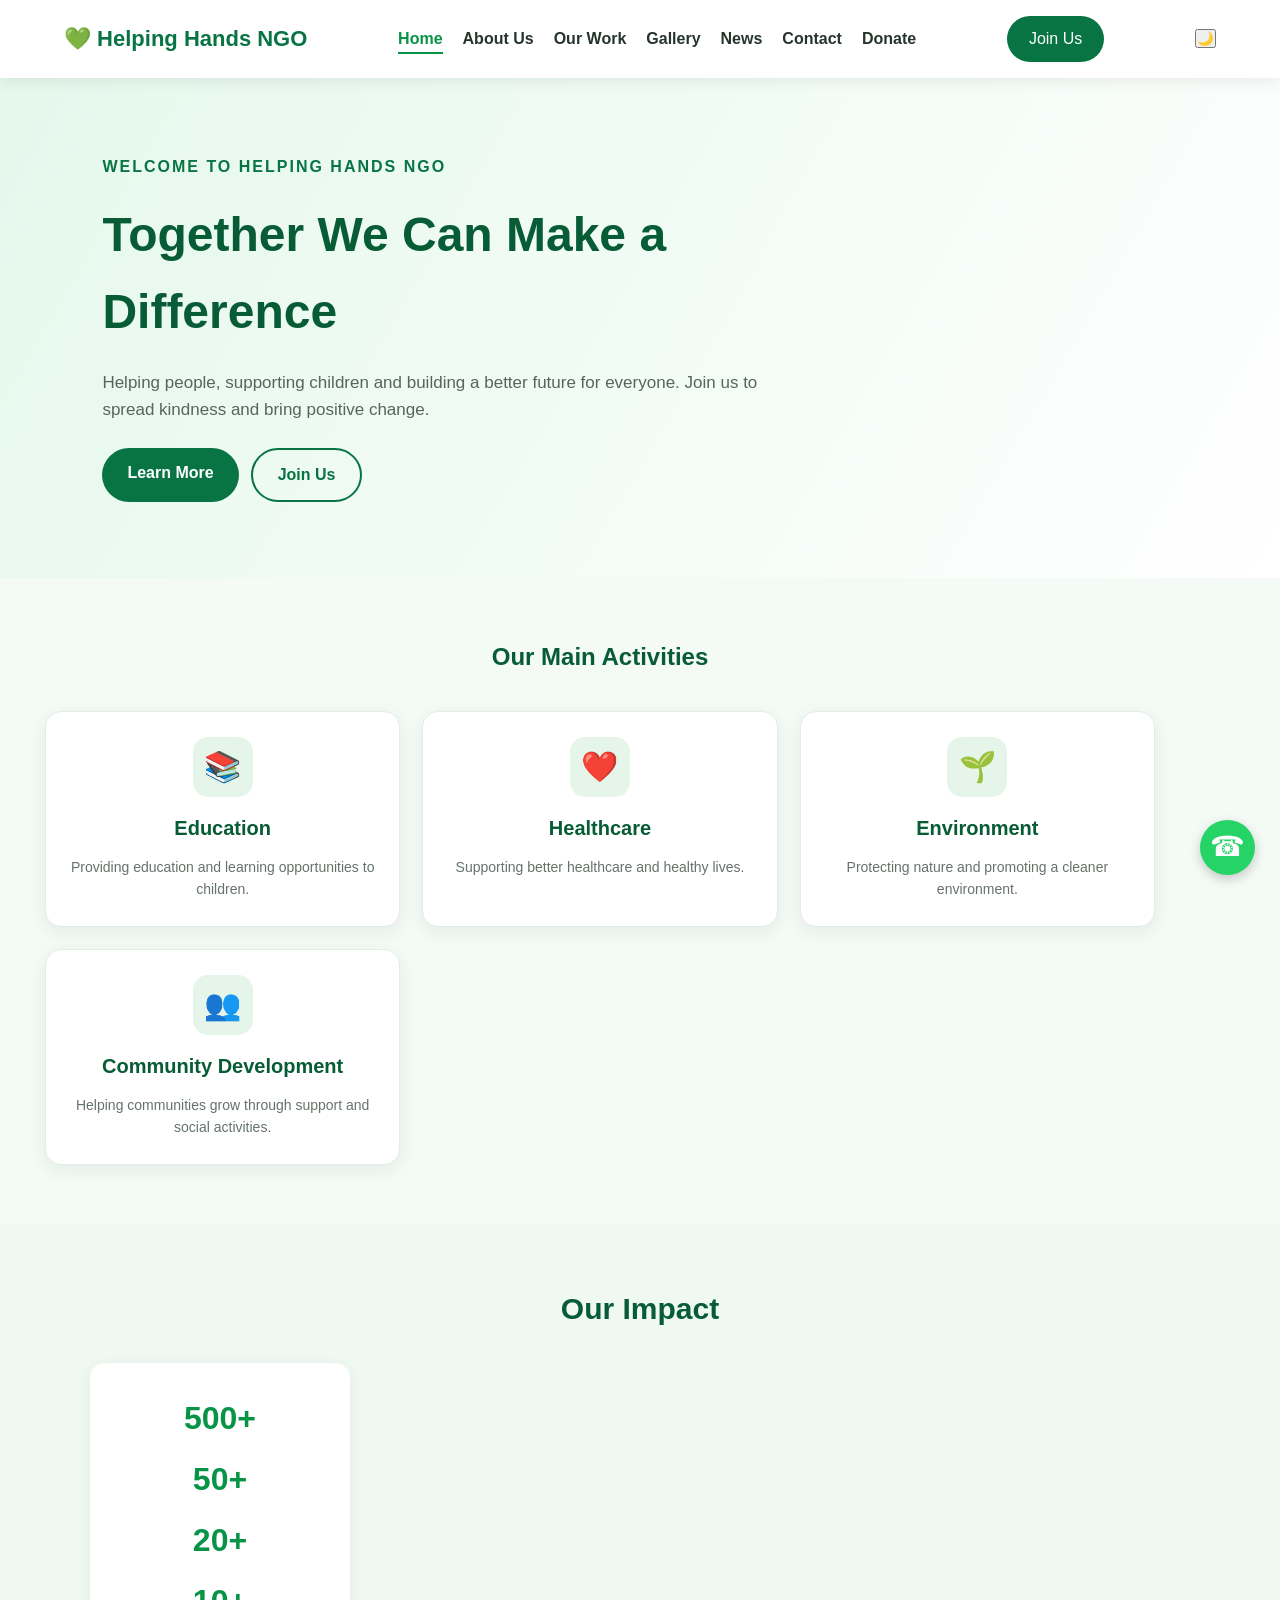
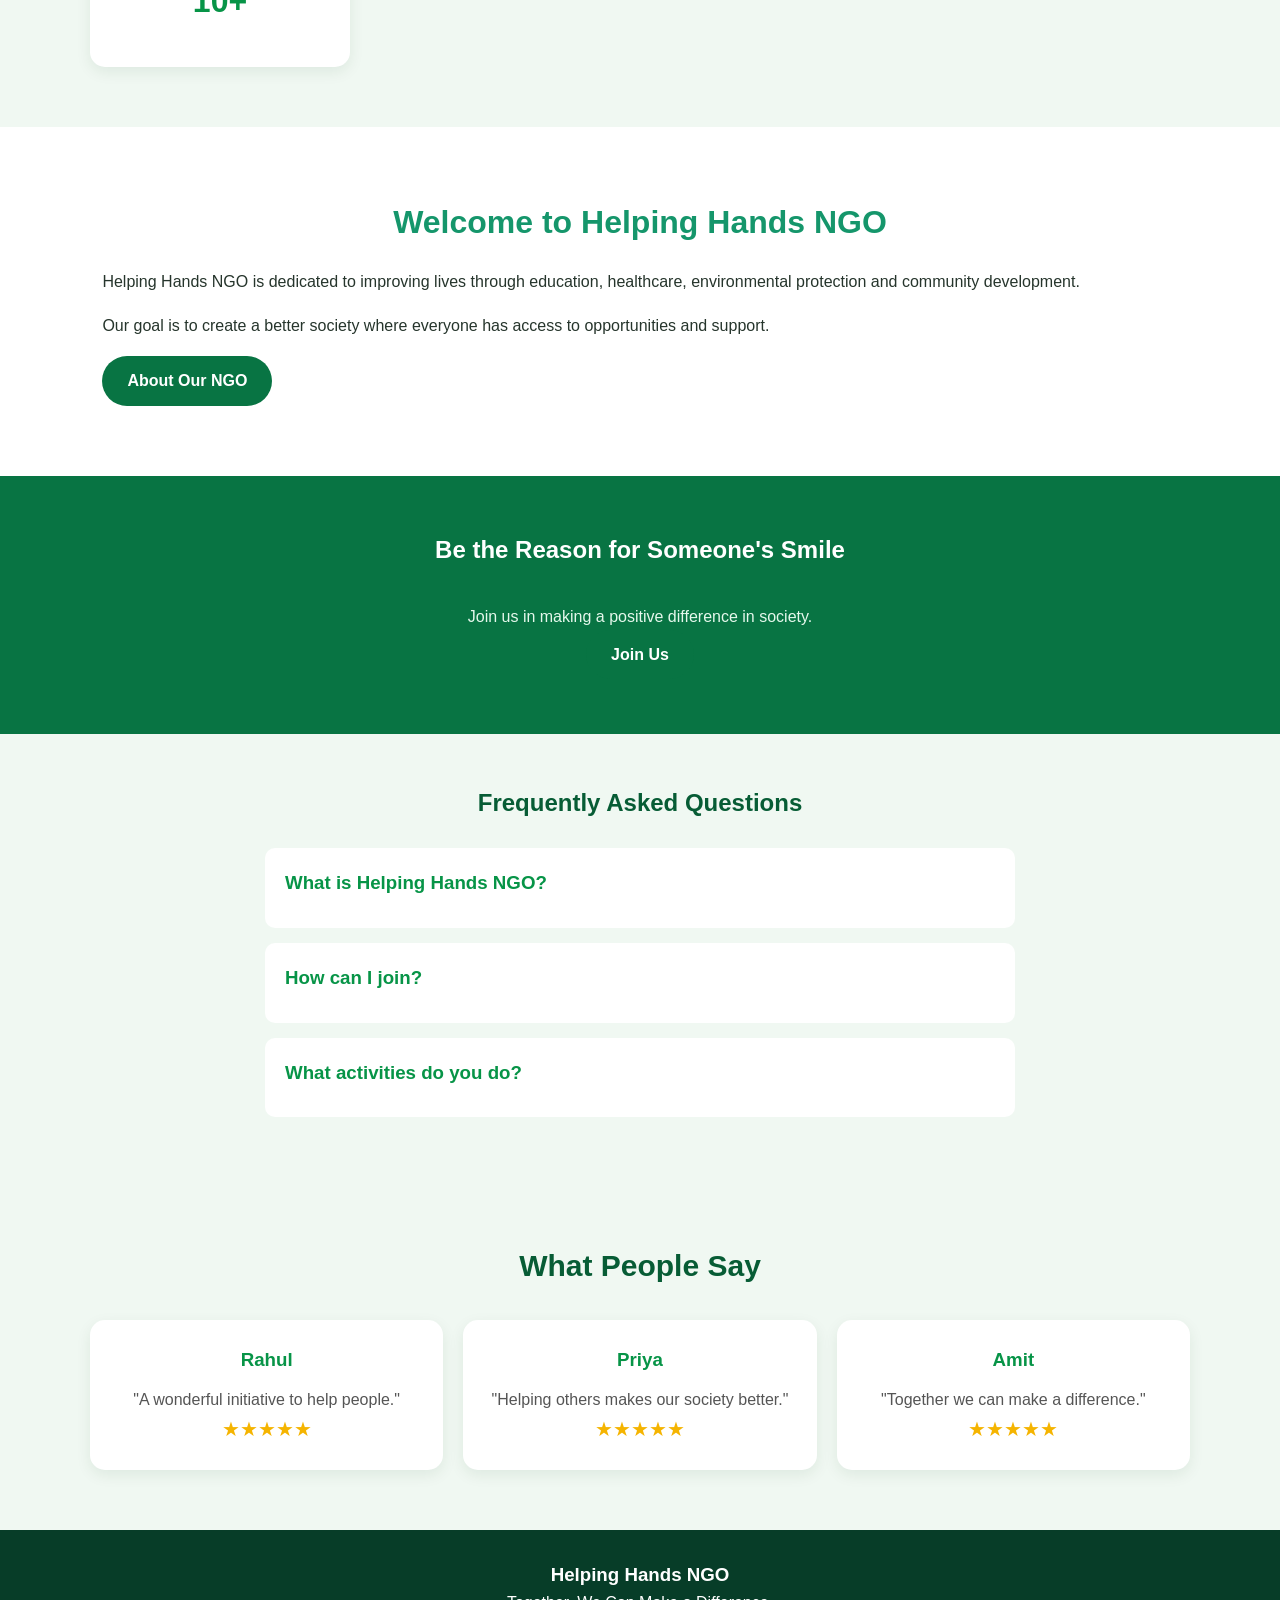
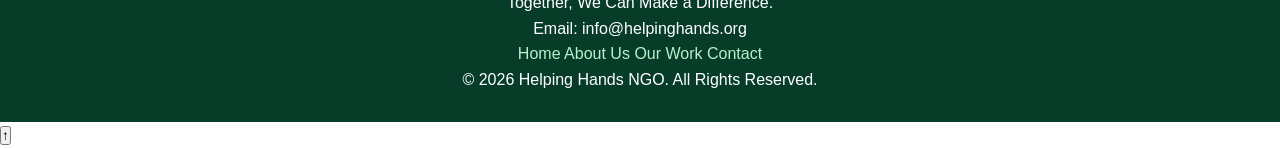
<file: index.html>
<!DOCTYPE html>
<html lang="en">

<head>
    <meta charset="UTF-8">
    <meta name="viewport" content="width=device-width, initial-scale=1.0">
    <title>Helping Hands NGO | Home</title>
    <link rel="stylesheet" href="style.css">
</head>

<body>
    <div id="progressBar"></div>
    <div class="loader" id="pageLoader">
    <div class="loader-circle"></div>
</div>
    <!-- HEADER -->
    <header class="header">
        <a href="index.html" class="logo">💚 Helping Hands NGO</a>

        <button class="menu-toggle" aria-label="Toggle navigation" aria-expanded="false">
            ☰
        </button>

        <nav>
            <ul>
                <li><a href="index.html">Home</a></li>
                <li><a href="about.html">About Us</a></li>
                <li><a href="work.html">Our Work</a></li>
                <li><a href="gallery.html">Gallery</a></li>
                <li><a href="blog.html">News</a></li>
                <li><a href="contact.html">Contact</a></li>
                <a href="donate.html">Donate</a>
                
            </ul>
        </nav>

        <a href="contact.html" class="nav-btn">Join Us</a>
        <button id="darkModeToggle">🌙</button>
    </header>

    <!-- HERO SECTION -->
    <section class="hero">
        <div class="hero-content">
            <span class="tagline">WELCOME TO HELPING HANDS NGO</span>

            <h1>Together We Can Make a Difference</h1>

            <p>
                Helping people, supporting children and building
                a better future for everyone. Join us to spread
                kindness and bring positive change.
            </p>

            <div class="hero-buttons">
                <a href="about.html" class="btn">Learn More</a>
                <a href="contact.html" class="btn btn-outline">Join Us</a>
            </div>
        </div>
    </section>

    <!-- SERVICES SECTION -->
    <section class="services">
        <div class="container">

            <h2>Our Main Activities</h2>

            <div class="service-container">

                <div class="service-box">
                    <div class="icon">📚</div>
                    <h3>Education</h3>
                    <p>Providing education and learning opportunities to children.</p>
                </div>

                <div class="service-box">
                    <div class="icon">❤️</div>
                    <h3>Healthcare</h3>
                    <p>Supporting better healthcare and healthy lives.</p>
                </div>

                <div class="service-box">
                    <div class="icon">🌱</div>
                    <h3>Environment</h3>
                    <p>Protecting nature and promoting a cleaner environment.</p>
                </div>

                <div class="service-box">
                    <div class="icon">👥</div>
                    <h3>Community Development</h3>
                    <p>Helping communities grow through support and social activities.</p>
                </div>

            </div>
        </div>
    </section>
<!-- Our Impact Section -->
<section class="impact-section">
    <h2>Our Impact</h2>
    <div class="impact-container">

        <div class="impact-box">
            <h3 class="counter" data-target="500">0</h3>
<h3 class="counter" data-target="50">0</h3>
<h3 class="counter" data-target="20">0</h3>
<h3 class="counter" data-target="10">0</h3>
</section>
    <!-- ABOUT SECTION -->
    <section class="about-section">
        <div class="about-content">
            <h2>Welcome to Helping Hands NGO</h2>

            <p>
                Helping Hands NGO is dedicated to improving lives
                through education, healthcare, environmental
                protection and community development.
            </p>

            <p>
                Our goal is to create a better society where
                everyone has access to opportunities and support.
            </p>

            <a href="about.html" class="btn">About Our NGO</a>
        </div>
    </section>

    <!-- CALL TO ACTION -->
    <section class="donate-section">
        <h2>Be the Reason for Someone's Smile</h2>

        <p>Join us in making a positive difference in society.</p>

        <a href="contact.html" class="btn">Join Us</a>
    </section>
    <!-- FAQ Section -->
<section class="faq-section">
    <h2>Frequently Asked Questions</h2>

    <div class="faq-item">
        <h3>What is Helping Hands NGO?</h3>
        <p>It is a platform focused on helping people and communities.</p>
    </div>

    <div class="faq-item">
        <h3>How can I join?</h3>
        <p>You can contact us through our Contact page.</p>
    </div>

    <div class="faq-item">
        <h3>What activities do you do?</h3>
        <p>Education, healthcare and environment-related activities.</p>
    </div>
</section>
<!-- Testimonials Section -->
<section class="testimonials">
    <h2>What People Say</h2>

    <div class="testimonial-container">

        <div class="testimonial-card">
            <h3>Rahul</h3>
            <p>"A wonderful initiative to help people."</p>
            <span>★★★★★</span>
        </div>

        <div class="testimonial-card">
            <h3>Priya</h3>
            <p>"Helping others makes our society better."</p>
            <span>★★★★★</span>
        </div>

        <div class="testimonial-card">
            <h3>Amit</h3>
            <p>"Together we can make a difference."</p>
            <span>★★★★★</span>
        </div>

    </div>
</section>

    <!-- FOOTER -->
    <footer>
        <h3>Helping Hands NGO</h3>

        <p>Together, We Can Make a Difference.</p>

        <p>Email: info@helpinghands.org</p>

        <div class="footer-links">
            <a href="index.html">Home</a>
            <a href="about.html">About Us</a>
            <a href="work.html">Our Work</a>
            <a href="contact.html">Contact</a>
        </div>

        <p class="copyright">
            &copy; 2026 Helping Hands NGO. All Rights Reserved.
        </p>
    </footer>
    <!-- Floating WhatsApp Button -->
<a href="https://wa.me/918109701805"
   class="whatsapp-float"
   target="_blank"
   aria-label="Chat on WhatsApp">
    ☎
</a>
<script src="https://code.jquery.com/jquery-3.7.1.min.js"></script>
<script src="script.js"></script>
</body>
</html>
</file>
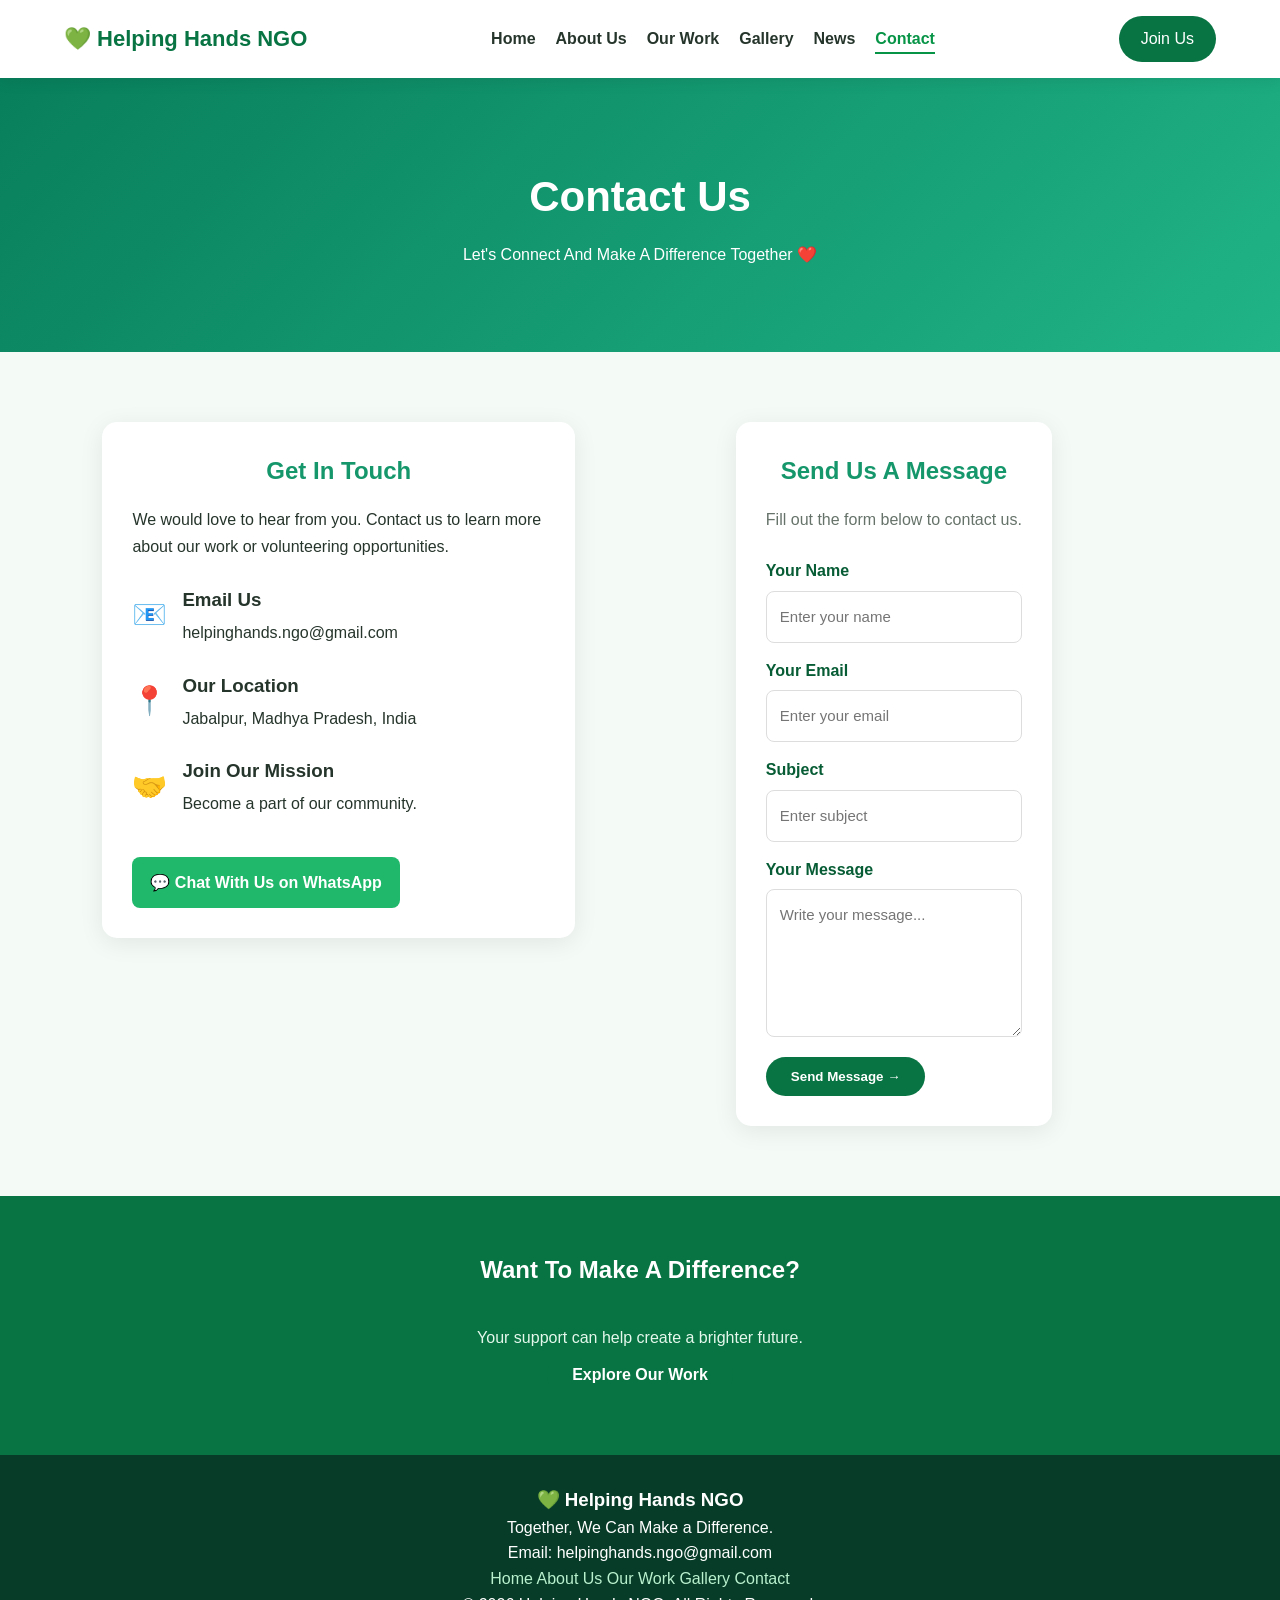
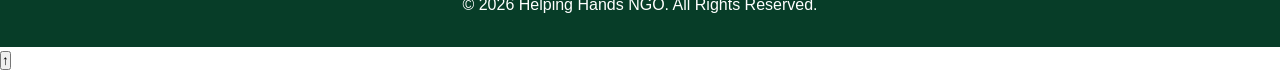
<file: contact.html>
<!DOCTYPE html>
<html lang="en">
<head>
    <meta charset="UTF-8">
    <meta name="viewport" content="width=device-width, initial-scale=1.0">
    <title>Contact Us | Helping Hands NGO</title>
    <link rel="stylesheet" href="style.css">
</head>
<body>

<header class="header">
    <a href="index.html" class="logo">💚 Helping Hands NGO</a>

    <button class="menu-toggle" aria-label="Toggle navigation"
    aria-expanded="false">☰</button>

    <nav>
        <ul>
            <li><a href="index.html">Home</a></li>
            <li><a href="about.html">About Us</a></li>
            <li><a href="work.html">Our Work</a></li>
            <li><a href="gallery.html">Gallery</a></li>
            <li><a href="blog.html">News</a></li>
            <li><a href="contact.html">Contact</a></li>
        </ul>
    </nav>

    <a href="contact.html" class="nav-btn">Join Us</a>
</header>

<section class="contact-hero">
    <h1>Contact Us</h1>
    <p>Let's Connect And Make A Difference Together ❤️</p>
</section>

<section class="contact-section">

    <div class="contact-info">
        <h2>Get In Touch</h2>
        <p>We would love to hear from you. Contact us to learn more about our work or volunteering opportunities.</p>

        <div class="contact-detail">
            <span>📧</span>
            <div>
                <h3>Email Us</h3>
                <p>helpinghands.ngo@gmail.com</p>
            </div>
        </div>

        <div class="contact-detail">
            <span>📍</span>
            <div>
                <h3>Our Location</h3>
                <p>Jabalpur, Madhya Pradesh, India</p>
            </div>
        </div>

        <div class="contact-detail">
            <span>🤝</span>
            <div>
                <h3>Join Our Mission</h3>
                <p>Become a part of our community.</p>
            </div>
        </div>

        <a href="https://wa.me/918109701805"
           target="_blank" rel="noopener"
           class="whatsapp-btn">
           💬 Chat With Us on WhatsApp
        </a>
    </div>

    <div class="contact-form">
        <h2>Send Us A Message</h2>
        <p>Fill out the form below to contact us.</p>

        <form id="contactForm">

            <label for="name">Your Name</label>
            <input type="text" id="name" name="name"
            placeholder="Enter your name" required>

            <label for="email">Your Email</label>
            <input type="email" id="email" name="email"
            placeholder="Enter your email" required>

            <label for="subject">Subject</label>
            <input type="text" id="subject" name="subject"
            placeholder="Enter subject" required>

            <label for="message">Your Message</label>
            <textarea id="message" name="message"
            rows="5" placeholder="Write your message..." required></textarea>

            <button type="submit" class="btn">Send Message →</button>

        </form>
    </div>

</section>

<section class="donate-section">
    <h2>Want To Make A Difference?</h2>
    <p>Your support can help create a brighter future.</p>
    <a href="work.html" class="btn">Explore Our Work</a>
</section>

<footer>
    <h3>💚 Helping Hands NGO</h3>
    <p>Together, We Can Make a Difference.</p>
    <p>Email: helpinghands.ngo@gmail.com</p>

    <div class="footer-links">
        <a href="index.html">Home</a>
        <a href="about.html">About Us</a>
        <a href="work.html">Our Work</a>
        <a href="gallery.html">Gallery</a>
        <a href="contact.html">Contact</a>
    </div>

    <p class="copyright">
        &copy; 2026 Helping Hands NGO. All Rights Reserved.
    </p>
</footer>

<script src="script.js"></script>
</body>
</html>
</file>
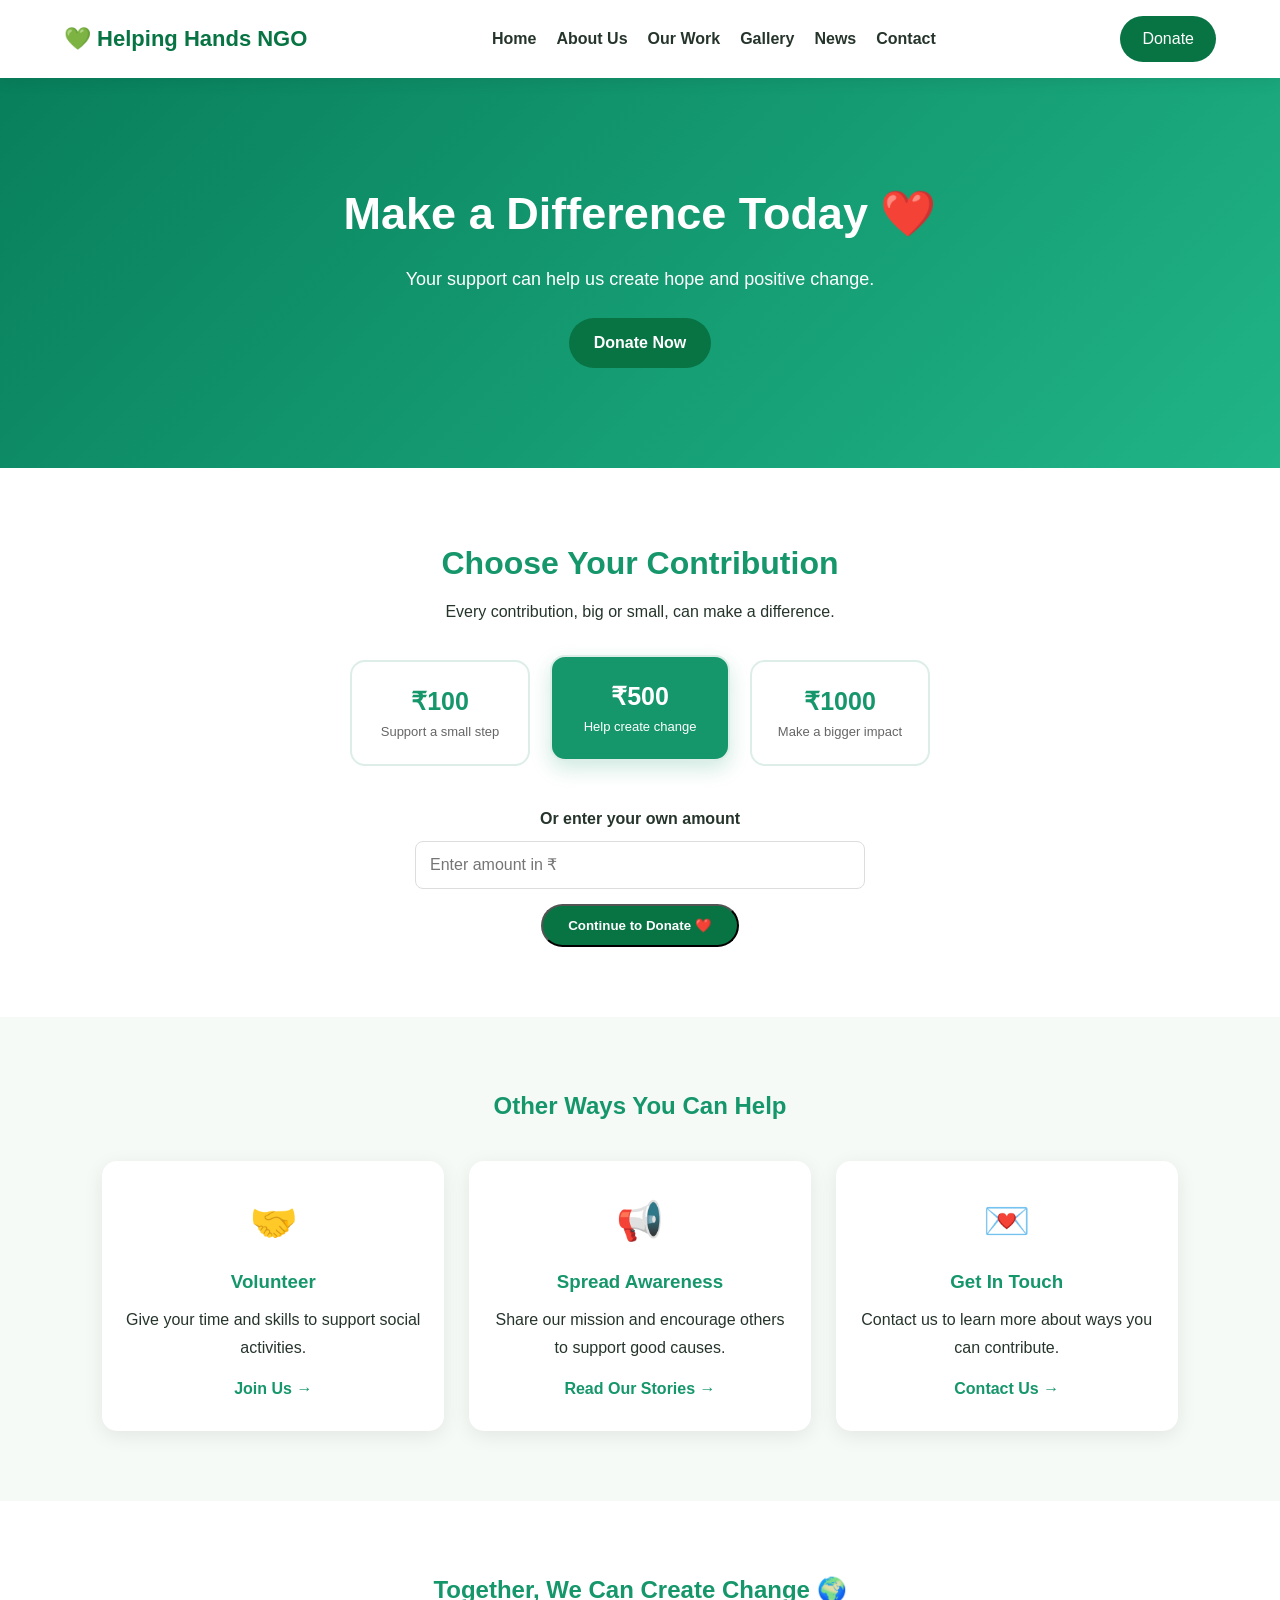
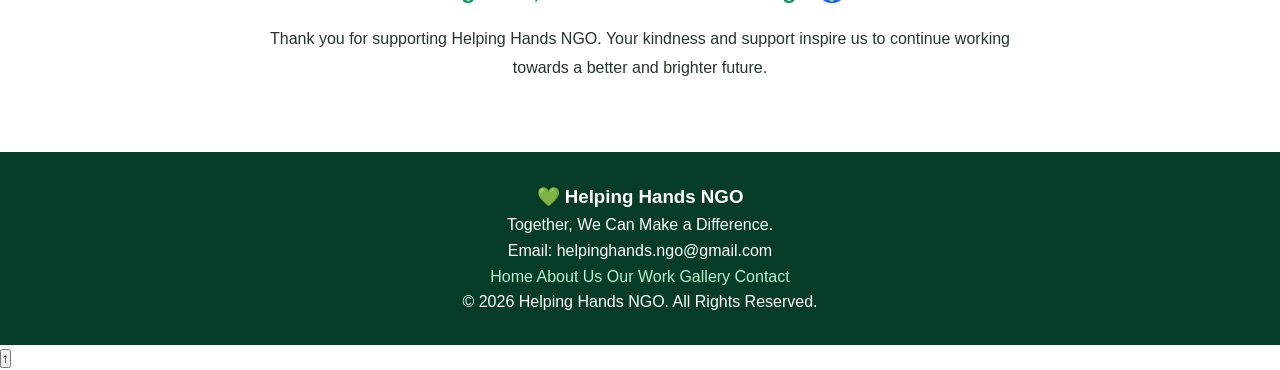
<file: donate.html>
<!DOCTYPE html>
<html lang="en">
<head>
    <meta charset="UTF-8">
    <meta name="viewport" content="width=device-width, initial-scale=1.0">
    <title>Donate | Helping Hands NGO</title>
    <link rel="stylesheet" href="style.css">
</head>

<body>

    <!-- HEADER -->
    <header class="header">
        <a href="index.html" class="logo">💚 Helping Hands NGO</a>

        <button class="menu-toggle"
            aria-label="Toggle navigation"
            aria-expanded="false">
            ☰
        </button>

        <nav>
            <ul>
                <li><a href="index.html">Home</a></li>
                <li><a href="about.html">About Us</a></li>
                <li><a href="work.html">Our Work</a></li>
                <li><a href="gallery.html">Gallery</a></li>
                <li><a href="blog.html">News</a></li>
                <li><a href="contact.html">Contact</a></li>
            </ul>
        </nav>

        <a href="donate.html" class="nav-btn">Donate</a>
    </header>

    <!-- DONATE HERO -->
    <section class="donate-hero">
        <h1>Make a Difference Today ❤️</h1>
        <p>Your support can help us create hope and positive change.</p>
        <a href="#donate-options" class="btn">Donate Now</a>
    </section>

    <!-- DONATION OPTIONS -->
    <section class="donate-page-section" id="donate-options">

        <div class="donate-heading">
            <h2>Choose Your Contribution</h2>
            <p>Every contribution, big or small, can make a difference.</p>
        </div>

        <div class="donation-options">

            <button class="donation-card" data-amount="100">
                ₹100
                <span>Support a small step</span>
            </button>

            <button class="donation-card active" data-amount="500">
                ₹500
                <span>Help create change</span>
            </button>

            <button class="donation-card" data-amount="1000">
                ₹1000
                <span>Make a bigger impact</span>
            </button>

        </div>

        <div class="custom-donation">
            <label for="customAmount">Or enter your own amount</label>
            <input type="number" id="customAmount"
                placeholder="Enter amount in ₹" min="1">

            <button id="donateButton" class="btn">
                Continue to Donate ❤️
            </button>
        </div>

    </section>

    <!-- OTHER WAYS -->
    <section class="donate-info-section">

        <h2>Other Ways You Can Help</h2>

        <div class="help-options">

            <div class="help-card">
                <div class="icon">🤝</div>
                <h3>Volunteer</h3>
                <p>Give your time and skills to support social activities.</p>
                <a href="contact.html">Join Us →</a>
            </div>

            <div class="help-card">
                <div class="icon">📢</div>
                <h3>Spread Awareness</h3>
                <p>Share our mission and encourage others to support good causes.</p>
                <a href="blog.html">Read Our Stories →</a>
            </div>

            <div class="help-card">
                <div class="icon">💌</div>
                <h3>Get In Touch</h3>
                <p>Contact us to learn more about ways you can contribute.</p>
                <a href="contact.html">Contact Us →</a>
            </div>

        </div>
    </section>

    <!-- TRUST MESSAGE -->
    <section class="donate-trust">
        <h2>Together, We Can Create Change 🌍</h2>
        <p>
            Thank you for supporting Helping Hands NGO.
            Your kindness and support inspire us to continue working
            towards a better and brighter future.
        </p>
    </section>

    <!-- FOOTER -->
    <footer>
        <h3>💚 Helping Hands NGO</h3>
        <p>Together, We Can Make a Difference.</p>
        <p>Email: helpinghands.ngo@gmail.com</p>

        <div class="footer-links">
            <a href="index.html">Home</a>
            <a href="about.html">About Us</a>
            <a href="work.html">Our Work</a>
            <a href="gallery.html">Gallery</a>
            <a href="contact.html">Contact</a>
        </div>

        <p class="copyright">
            &copy; 2026 Helping Hands NGO. All Rights Reserved.
        </p>
    </footer>

    <script src="script.js"></script>

</body>
</html>
</file>
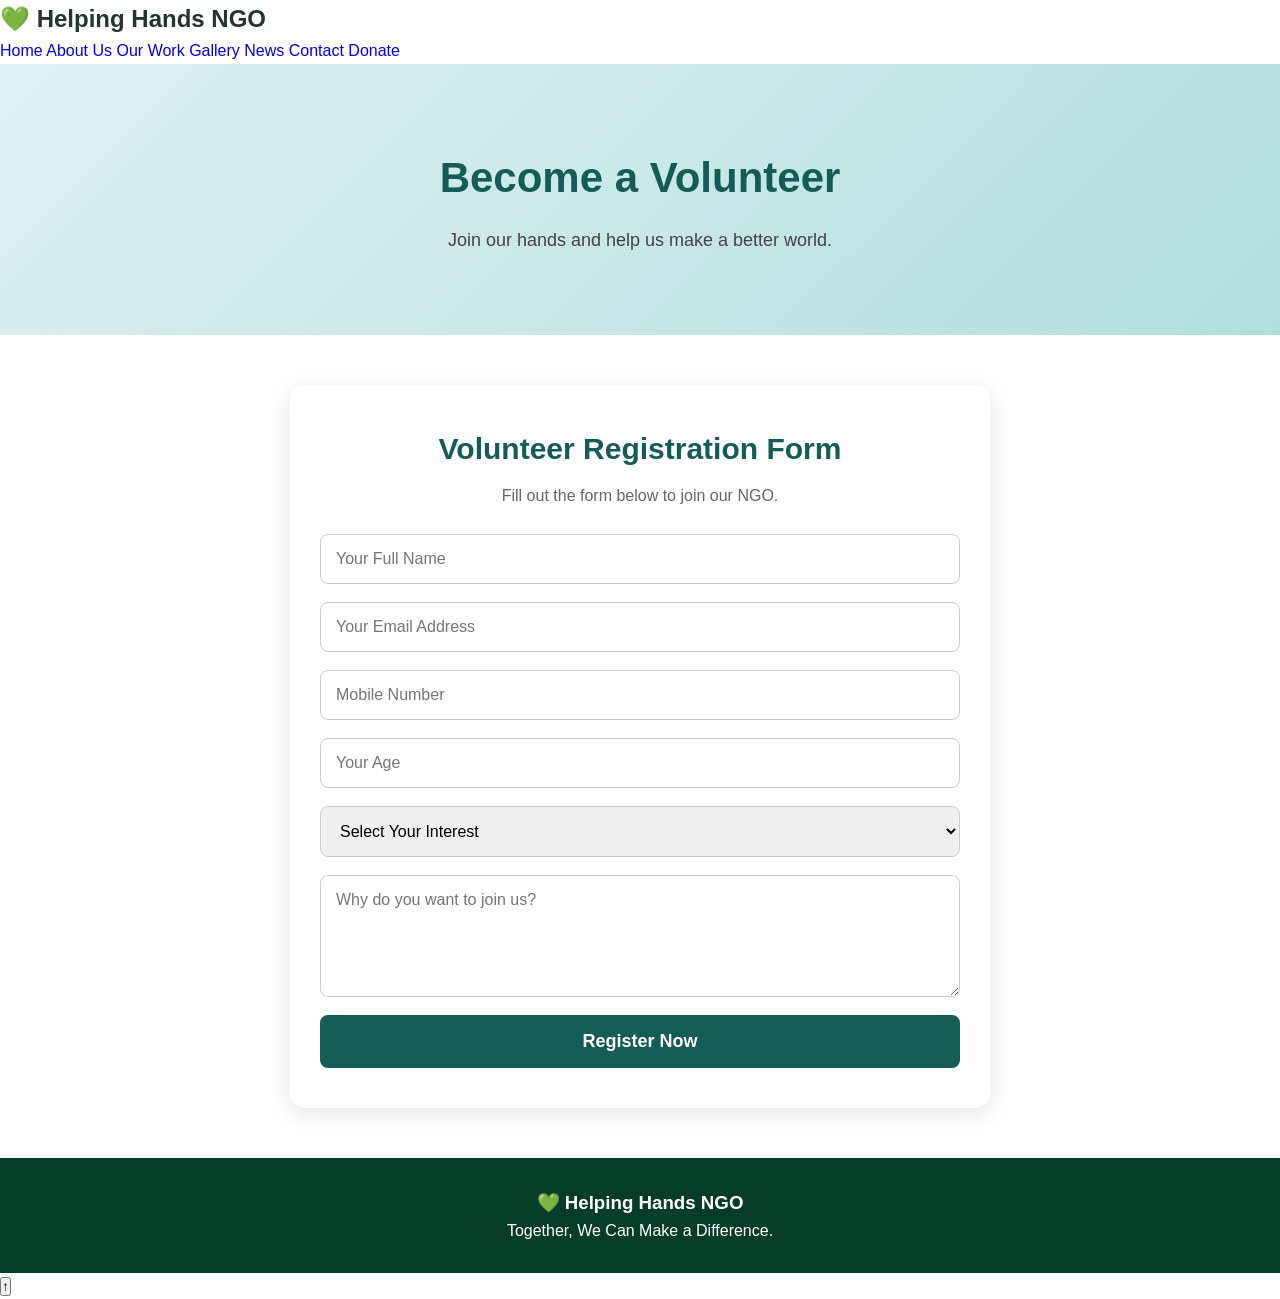
<file: volunteer.html>
<!DOCTYPE html>
<html lang="en">
<head>
    <meta charset="UTF-8">
    <meta name="viewport" content="width=device-width, initial-scale=1.0">
    <title>Volunteer | Helping Hands NGO</title>
    <link rel="stylesheet" href="style.css">
</head>
<body>

<header>
    <h2>💚 Helping Hands NGO</h2>
    <nav>
        <a href="index.html">Home</a>
        <a href="about.html">About Us</a>
        <a href="work.html">Our Work</a>
        <a href="gallery.html">Gallery</a>
        <a href="blog.html">News</a>
        <a href="contact.html">Contact</a>
        <a href="donate.html">Donate</a>
    </nav>
</header>

<section class="volunteer-hero">
    <h1>Become a Volunteer</h1>
    <p>Join our hands and help us make a better world.</p>
</section>

<section class="volunteer-section">
    <h2>Volunteer Registration Form</h2>
    <p>Fill out the form below to join our NGO.</p>

    <form id="volunteerForm">

        <input type="text" id="volName"
        placeholder="Your Full Name" required>

        <input type="email" id="volEmail"
        placeholder="Your Email Address" required>

        <input type="tel" id="volPhone"
        placeholder="Mobile Number" pattern="[0-9]{10}"
        maxlength="10" required>

        <input type="number" id="volAge"
        placeholder="Your Age" min="18" required>

        <select id="volInterest" required>
            <option value="">Select Your Interest</option>
            <option>Teaching Children</option>
            <option>Helping Poor People</option>
            <option>Environment Protection</option>
            <option>Food Distribution</option>
            <option>Other Activities</option>
        </select>

        <textarea id="volReason"
        placeholder="Why do you want to join us?"
        rows="5" required></textarea>
<button type="submit" id="registerBtn">
    Register Now
</button>
    </form>
</section>

<footer>
    <h3>💚 Helping Hands NGO</h3>
    <p>Together, We Can Make a Difference.</p>
</footer>

<script src="script.js"></script>

</body>
</html>
</file>
<file: style.css>
/* =========================
   HELPING HANDS NGO WEBSITE
   ========================= */

* {
    margin: 0;
    padding: 0;
    box-sizing: border-box;
}

body {
    font-family: Arial, sans-serif;
    background: #ffffff;
    color: #26352c;
    line-height: 1.6;
}

a {
    text-decoration: none;
}

/* HEADER */

.header {
    display: flex;
    align-items: center;
    justify-content: space-between;
    padding: 16px 5%;
    background: #ffffff;
    box-shadow: 0 3px 15px rgba(0,0,0,0.08);
    position: sticky;
    top: 0;
    z-index: 1000;
}

.logo {
    font-size: 22px;
    font-weight: bold;
    color: #087443;
}

.header nav ul {
    display: flex;
    gap: 20px;
    list-style: none;
    margin: 0;
    padding: 0;
}

.header nav a {
    color: #26352c;
    font-weight: 600;
}

.header nav a:hover {
    color: #159957;
}

.nav-btn {
    background: #087443;
    color: white;
    padding: 10px 22px;
    border-radius: 25px;
}

.menu-toggle {
    display: none;
    border: none;
    background: #087443;
    color: white;
    font-size: 24px;
    padding: 5px 12px;
    border-radius: 6px;
}

/* HERO SECTION */

.hero {
    min-height: 500px;
    display: flex;
    align-items: center;
    padding: 70px 8%;
    background: linear-gradient(120deg, #e5f8ec, #ffffff);
}

.hero-content {
    max-width: 700px;
}

.tagline {
    color: #087443;
    font-weight: bold;
    letter-spacing: 2px;
}

.hero h1 {
    font-size: 48px;
    font-weight: 800;
    color: #075c35;
    margin: 18px 0;
}

.hero p {
    font-size: 17px;
    color: #56665c;
    margin-bottom: 25px;
}

.hero-buttons {
    display: flex;
    flex-wrap: wrap;
    gap: 12px;
}

.btn {
    display: inline-block;
    background: #087443;
    color: white;
    padding: 12px 25px;
    border-radius: 30px;
    font-weight: bold;
}

.btn:hover {
    background: #075c35;
    color: white;
}

.btn-outline {
    background: transparent;
    border: 2px solid #087443;
    color: #087443;
}

/* COMMON SECTION */

section {
    padding-top: 60px;
    padding-bottom: 60px;
}

section h2 {
    color: #075c35;
    font-weight: 800;
    text-align: center;
    margin-bottom: 35px;
}

/* SERVICES / ACTIVITY CARDS */

.services {
    background: #f4faf6;
}

.services .container {
    max-width: 1200px;
}

.services .card {
    height: 100%;
    min-height: 230px;
    padding: 20px;
    border: 1px solid #e1eee5;
    border-radius: 16px;
    background: white;
    box-shadow: 0 5px 18px rgba(0,60,30,0.07);
    transition: 0.3s;
    text-align: center;
}

.services .card:hover {
    transform: translateY(-5px);
    box-shadow: 0 10px 25px rgba(0,60,30,0.12);
}

.services .icon {
    width: 60px;
    height: 60px;
    margin: 0 auto 15px;
    border-radius: 15px;
    background: #e5f5e9;
    display: flex;
    align-items: center;
    justify-content: center;
    font-size: 30px;
}

.services .card-body {
    padding: 10px 5px;
}

.services .card-title {
    color: #075c35;
    font-size: 19px;
    font-weight: bold;
    overflow-wrap: anywhere;
}

.services .card-text {
    color: #66736a;
    font-size: 14px;
    line-height: 1.6;
    overflow-wrap: anywhere;
}

/* ABOUT SECTION */

.about-section {
    padding: 65px 8%;
}

.about-content {
    max-width: 1100px;
    margin: auto;
}

.about-content h2 {
    color: #075c35;
    margin-bottom: 20px;
}

/* PAGE HERO */

.page-hero {
    background: #e5f8ec;
    padding: 65px 20px;
    text-align: center;
}

.page-hero h1 {
    color: #075c35;
    font-weight: 800;
}

/* GALLERY */

.gallery-section {
    padding: 60px 5%;
}

.gallery-grid {
    display: grid;
    grid-template-columns: repeat(3, 1fr);
    gap: 20px;
}

.gallery-item img {
    width: 100%;
    height: 240px;
    object-fit: cover;
    border-radius: 12px;
}

/* CONTACT */

.contact-section {
    background: #f4faf6;
    padding: 60px 20px;
}

.contact-form {
    max-width: 650px;
    margin: auto;
    background: white;
    padding: 30px;
    border-radius: 15px;
    box-shadow: 0 5px 20px rgba(0,0,0,0.08);
}

.contact-form input,
.contact-form textarea {
    width: 100%;
    padding: 12px;
    margin-bottom: 15px;
    border: 1px solid #d5e2d8;
    border-radius: 8px;
}

/* DONATE SECTION */

.donate-section {
    background: #087443;
    color: white;
    text-align: center;
    padding: 55px 20px;
}

.donate-section h2 {
    color: white;
}

.donate-section p {
    color: #e5f8ec;
}

/* FOOTER */

footer {
    background: #073d28;
    color: white;
    padding: 30px 5%;
    text-align: center;
}

footer a {
    color: #b9f0ce;
}

/* BLOG */

.blog-card {
    border: 1px solid #e1eee5;
    border-radius: 15px;
    padding: 22px;
    height: 100%;
    box-shadow: 0 4px 15px rgba(0,0,0,0.06);
}

/* RESPONSIVE DESIGN */

@media (max-width: 768px) {

    .header {
        flex-wrap: wrap;
    }

    .menu-toggle {
        display: block;
    }

    .header nav {
        display: none;
        width: 100%;
    }

    .header nav.active {
        display: block;
    }

    .header nav ul {
        flex-direction: column;
        gap: 15px;
        padding: 20px 0;
    }

    .nav-btn {
        display: none;
    }

    .hero {
        min-height: 400px;
        padding: 55px 7%;
    }

    .hero h1 {
        font-size: 34px;
    }

    .gallery-grid {
        grid-template-columns: repeat(2, 1fr);
    }
}

@media (max-width: 480px) {

    .logo {
        font-size: 18px;
    }

    .hero h1 {
        font-size: 29px;
    }

    .hero p {
        font-size: 15px;
    }

    .gallery-grid {
        grid-template-columns: 1fr;
    }

    .contact-form {
        padding: 20px;
    }
}
/* CONTACT PAGE */

.contact-section {
    background: #f4faf6;
    padding: 60px 20px;
}

.contact-form {
    max-width: 650px;
    margin: auto;
    padding: 35px;
    background: #ffffff;
    border-radius: 18px;
    box-shadow: 0 8px 30px rgba(0, 60, 30, 0.08);
}

.contact-form h2 {
    color: #075c35;
    margin-bottom: 10px;
}

.contact-form > p {
    text-align: center;
    color: #66736a;
    margin-bottom: 25px;
}

.contact-form label {
    display: block;
    margin: 14px 0 6px;
    font-weight: bold;
    color: #075c35;
}

.contact-form input,
.contact-form textarea {
    display: block;
    width: 100%;
    padding: 13px;
    border: 1px solid #d5e2d8;
    border-radius: 9px;
    font: inherit;
    outline: none;
}

.contact-form input:focus,
.contact-form textarea:focus {
    border-color: #087443;
}

.contact-form textarea {
    resize: vertical;
    margin-bottom: 20px;
}

.contact-form button {
    border: none;
    cursor: pointer;
}

@media (max-width: 480px) {
    .contact-form {
        padding: 22px;
    }
}
/* Scroll Reveal Animation */

.reveal {
    opacity: 0;
    transform: translateY(35px);
    transition: opacity 0.7s ease, transform 0.7s ease;
}

.reveal.show {
    opacity: 1;
    transform: translateY(0);
}
/* ABOUT PAGE MISSION CARDS */

.service-container {
    max-width: 1150px;
    margin: 30px auto 0;
    padding: 0 20px;
    display: grid;
    grid-template-columns: repeat(3, minmax(0, 1fr));
    gap: 22px;
}

.service-box {
    background: #ffffff;
    padding: 25px 20px;
    border-radius: 16px;
    text-align: center;
    border: 1px solid #e1eee5;
    box-shadow: 0 5px 18px rgba(0, 60, 30, 0.07);
    min-width: 0;
    overflow-wrap: anywhere;
}

.service-box h3 {
    color: #075c35;
    font-size: 20px;
    margin: 12px 0;
}

.service-box p {
    color: #66736a;
    font-size: 14px;
    line-height: 1.6;
}

@media (max-width: 700px) {
    .service-container {
        grid-template-columns: 1fr;
    }
}
/* Our Impact Section */
.impact-section {
    padding: 60px 20px;
    text-align: center;
    background: #f0f8f2;
}

.impact-section h2 {
    color: #075c35;
    font-size: 30px;
    margin-bottom: 30px;
}

.impact-container {
    max-width: 1100px;
    margin: auto;
    display: grid;
    grid-template-columns: repeat(4, 1fr);
    gap: 20px;
}

.impact-box {
    background: white;
    padding: 30px 15px;
    border-radius: 15px;
    box-shadow: 0 5px 15px rgba(0, 60, 30, 0.08);
}

.impact-box h3 {
    color: #079447;
    font-size: 32px;
    margin-bottom: 10px;
}

.impact-box p {
    color: #555;
    font-size: 15px;
}

@media (max-width: 600px) {
    .impact-container {
        grid-template-columns: repeat(2, 1fr);
    }
}
/* Active Navigation */
nav ul li a.active {
    color: #079447;
    font-weight: bold;
    border-bottom: 2px solid #079447;
    padding-bottom: 5px;
}
/* Loading Animation */
.loader {
    position: fixed;
    inset: 0;
    background: #ffffff;
    display: flex;
    justify-content: center;
    align-items: center;
    z-index: 9999;
    transition: opacity 0.5s ease;
}

.loader-circle {
    width: 55px;
    height: 55px;
    border: 5px solid #d8f3e2;
    border-top: 5px solid #079447;
    border-radius: 50%;
    animation: spin 1s linear infinite;
}

@keyframes spin {
    to {
        transform: rotate(360deg);
    }
}

.loader.hide {
    opacity: 0;
    pointer-events: none;
}
/* Smooth Scrolling */
html {
    scroll-behavior: smooth;
}
/* Scroll Progress Bar */
#progressBar {
    position: fixed;
    top: 0;
    left: 0;
    width: 0%;
    height: 5px;
    background: #079447;
    z-index: 10000;
}
/* Dark Mode */
body.dark-mode {
    background: #121212;
    color: #ffffff;
}

body.dark-mode section,
body.dark-mode .services,
body.dark-mode .about-section {
    background: #1e1e1e;
    color: #ffffff;
}

body.dark-mode h1,
body.dark-mode h2,
body.dark-mode h3,
body.dark-mode p {
    color: #ffffff;
}
/* FAQ Section */
.faq-section {
    padding: 50px 20px;
    background: #f0f8f2;
    text-align: center;
}

.faq-section h2 {
    color: #075c35;
    margin-bottom: 25px;
}

.faq-item {
    max-width: 750px;
    margin: 15px auto;
    padding: 20px;
    background: white;
    border-radius: 10px;
    text-align: left;
}

.faq-item h3 {
    color: #079447;
    margin-bottom: 10px;
}

.faq-item p {
    color: #555;
}
/* FAQ Click Animation */
.faq-item h3 {
    cursor: pointer;
}

.faq-item p {
    display: none;
    margin-top: 12px;
}

.faq-item.active p {
    display: block;
}
/* Testimonials Section */
.testimonials {
    padding: 60px 20px;
    background: #f0f8f2;
    text-align: center;
}

.testimonials h2 {
    color: #075c35;
    font-size: 30px;
    margin-bottom: 30px;
}

.testimonial-container {
    max-width: 1100px;
    margin: auto;
    display: grid;
    grid-template-columns: repeat(3, 1fr);
    gap: 20px;
}

.testimonial-card {
    background: white;
    padding: 25px;
    border-radius: 15px;
    box-shadow: 0 5px 15px rgba(0, 60, 30, 0.08);
}

.testimonial-card h3 {
    color: #079447;
    margin-bottom: 12px;
}

.testimonial-card p {
    color: #555;
    line-height: 1.6;
}

.testimonial-card span {
    color: #f5b400;
    font-size: 20px;
}

@media (max-width: 700px) {
    .testimonial-container {
        grid-template-columns: 1fr;
    }
}
/* Floating WhatsApp Button */
.whatsapp-float {
    position: fixed;
    bottom: 25px;
    right: 25px;
    width: 55px;
    height: 55px;
    background: #25D366;
    color: white;
    border-radius: 50%;
    display: flex;
    justify-content: center;
    align-items: center;
    font-size: 28px;
    text-decoration: none;
    box-shadow: 0 4px 12px rgba(0,0,0,0.2);
    z-index: 9999;
}
/* ABOUT PAGE PROFESSIONAL DESIGN */

.about-section {
    display: flex;
    align-items: center;
    justify-content: space-between;
    gap: 40px;
    padding: 70px 8%;
}

.about-content {
    flex: 1;
}

.about-content h2 {
    font-size: 32px;
    color: #15966b;
    margin-bottom: 20px;
}

.about-content p {
    line-height: 1.8;
    margin-bottom: 15px;
}

.about-image {
    flex: 1;
}

.about-image img {
    width: 100%;
    border-radius: 18px;
    box-shadow: 0 8px 25px rgba(0,0,0,0.15);
}

.service-box {
    transition: 0.3s ease;
}

.service-box:hover {
    transform: translateY(-8px);
}

@media(max-width:768px) {
    .about-section {
        flex-direction: column;
        padding: 40px 6%;
    }

    .about-content h2 {
        font-size: 26px;
    }

    .about-image {
        width: 100%;
    }
}
/* PROFESSIONAL OUR WORK PAGE */

.work-services {
    padding: 70px 8%;
}

.work-card {
    overflow: hidden;
    border-radius: 15px;
    background: #fff;
    box-shadow: 0 5px 20px rgba(0,0,0,0.08);
    transition: 0.3s ease;
}

.work-card:hover {
    transform: translateY(-8px);
    box-shadow: 0 12px 25px rgba(0,0,0,0.15);
}

.work-card img {
    width: 100%;
    height: 190px;
    object-fit: cover;
    display: block;
}

.work-card .icon {
    font-size: 30px;
    margin-top: 15px;
}

.work-card h3 {
    color: #15966b;
    margin: 12px;
}

.work-card p {
    padding: 0 15px 20px;
    line-height: 1.7;
}

.work-services > p {
    text-align: center;
    margin-bottom: 30px;
}

@media(max-width:768px) {
    .work-services {
        padding: 40px 5%;
    }

    .work-card img {
        height: 200px;
    }
}
/* PROFESSIONAL BLOG PAGE */

.blog-hero {
    text-align: center;
    padding: 85px 20px;
    color: white;
    background: linear-gradient(135deg, #087f5b, #20b486);
}

.blog-hero h1 {
    font-size: 42px;
    margin-bottom: 12px;
}

.blog-section {
    padding: 70px 8%;
}

.blog-heading {
    text-align: center;
    margin-bottom: 40px;
}

.blog-heading h2 {
    color: #15966b;
    font-size: 32px;
}

.blog-list {
    display: grid;
    grid-template-columns: repeat(2, 1fr);
    gap: 30px;
}

.blog-card {
    background: white;
    border-radius: 15px;
    overflow: hidden;
    box-shadow: 0 5px 20px rgba(0,0,0,0.08);
    transition: 0.3s ease;
}

.blog-card:hover {
    transform: translateY(-7px);
    box-shadow: 0 12px 25px rgba(0,0,0,0.15);
}

.blog-card img {
    width: 100%;
    height: 220px;
    object-fit: cover;
}

.blog-content {
    padding: 22px;
}

.tag {
    display: inline-block;
    background: #e1f7ed;
    color: #15966b;
    padding: 6px 13px;
    border-radius: 20px;
    font-size: 13px;
}

.blog-content h3 {
    margin: 15px 0 10px;
    color: #222;
}

.news-date {
    color: #15966b;
    font-size: 13px;
    margin-bottom: 12px;
}

.blog-content p {
    line-height: 1.7;
}

.read-more {
    display: inline-block;
    margin-top: 15px;
    color: #15966b;
    font-weight: bold;
    text-decoration: none;
}

.read-more:hover {
    color: #087f5b;
}

@media(max-width:768px) {
    .blog-list {
        grid-template-columns: 1fr;
    }

    .blog-section {
        padding: 45px 5%;
    }

    .blog-hero h1 {
        font-size: 30px;
    }
}
/* PROFESSIONAL CONTACT PAGE */

.contact-hero {
    text-align: center;
    padding: 85px 20px;
    color: white;
    background: linear-gradient(135deg, #087f5b, #20b486);
}

.contact-hero h1 {
    font-size: 42px;
    margin-bottom: 12px;
}

.contact-section {
    display: grid;
    grid-template-columns: 1fr 1.2fr;
    gap: 35px;
    padding: 70px 8%;
    align-items: start;
}

.contact-info,
.contact-form {
    background: white;
    padding: 30px;
    border-radius: 15px;
    box-shadow: 0 5px 25px rgba(0,0,0,0.08);
}

.contact-info h2,
.contact-form h2 {
    color: #15966b;
    margin-bottom: 15px;
}

.contact-info > p,
.contact-form > p {
    line-height: 1.7;
    margin-bottom: 25px;
}

.contact-detail {
    display: flex;
    gap: 15px;
    align-items: center;
    margin: 25px 0;
}

.contact-detail span {
    font-size: 28px;
}

.contact-detail h3 {
    margin-bottom: 5px;
}

.contact-form label {
    display: block;
    margin: 15px 0 7px;
    font-weight: bold;
}

.contact-form input,
.contact-form textarea {
    width: 100%;
    padding: 13px;
    border: 1px solid #ddd;
    border-radius: 8px;
    font-size: 15px;
    font-family: inherit;
}

.contact-form input:focus,
.contact-form textarea:focus {
    outline: none;
    border-color: #15966b;
}

.contact-form textarea {
    resize: vertical;
}

.whatsapp-btn {
    display: inline-block;
    background: #20b86b;
    color: white;
    padding: 13px 18px;
    border-radius: 8px;
    text-decoration: none;
    margin-top: 15px;
    font-weight: bold;
}

.whatsapp-btn:hover {
    background: #159653;
}

@media(max-width:768px) {
    .contact-section {
        grid-template-columns: 1fr;
        padding: 40px 5%;
    }

    .contact-hero h1 {
        font-size: 30px;
    }

    .contact-info,
    .contact-form {
        padding: 22px;
    }
}
/* =========================
   DONATE PAGE DESIGN
========================= */

.donate-hero {
    text-align: center;
    padding: 100px 20px;
    color: white;
    background: linear-gradient(135deg, #087f5b, #20b486);
}

.donate-hero h1 {
    font-size: 45px;
    margin-bottom: 15px;
}

.donate-hero p {
    font-size: 18px;
    margin-bottom: 25px;
}

.donate-page-section {
    padding: 70px 8%;
    text-align: center;
}

.donate-heading h2 {
    color: #15966b;
    font-size: 32px;
    margin-bottom: 10px;
}

.donate-heading p {
    margin-bottom: 35px;
}

.donation-options {
    display: flex;
    justify-content: center;
    gap: 20px;
    flex-wrap: wrap;
}

.donation-card {
    width: 180px;
    padding: 25px 15px;
    border: 2px solid #dceee7;
    background: white;
    border-radius: 15px;
    font-size: 25px;
    font-weight: bold;
    color: #15966b;
    cursor: pointer;
    transition: 0.3s ease;
}

.donation-card span {
    display: block;
    font-size: 13px;
    font-weight: normal;
    color: #666;
    margin-top: 8px;
}

.donation-card:hover,
.donation-card.active {
    background: #15966b;
    color: white;
    transform: translateY(-5px);
    box-shadow: 0 8px 20px rgba(21, 150, 107, 0.2);
}

.donation-card.active span,
.donation-card:hover span {
    color: white;
}

.custom-donation {
    max-width: 450px;
    margin: 40px auto 0;
}

.custom-donation label {
    display: block;
    margin-bottom: 10px;
    font-weight: bold;
}

.custom-donation input {
    width: 100%;
    padding: 14px;
    border: 1px solid #ddd;
    border-radius: 8px;
    margin-bottom: 15px;
    font-size: 16px;
}

.donate-info-section {
    padding: 70px 8%;
    background: #f5faf7;
    text-align: center;
}

.donate-info-section h2 {
    color: #15966b;
    margin-bottom: 35px;
}

.help-options {
    display: grid;
    grid-template-columns: repeat(3, 1fr);
    gap: 25px;
}

.help-card {
    background: white;
    padding: 30px 20px;
    border-radius: 15px;
    box-shadow: 0 5px 20px rgba(0,0,0,0.08);
}

.help-card .icon {
    font-size: 38px;
}

.help-card h3 {
    margin: 15px 0 10px;
    color: #15966b;
}

.help-card p {
    line-height: 1.7;
    margin-bottom: 15px;
}

.help-card a {
    color: #15966b;
    font-weight: bold;
    text-decoration: none;
}

.donate-trust {
    padding: 70px 15%;
    text-align: center;
}

.donate-trust h2 {
    color: #15966b;
    margin-bottom: 15px;
}

.donate-trust p {
    line-height: 1.8;
    max-width: 750px;
    margin: auto;
}

/* MOBILE RESPONSIVE */

@media (max-width: 768px) {

    .donate-hero h1 {
        font-size: 32px;
    }

    .donate-page-section,
    .donate-info-section {
        padding: 45px 5%;
    }

    .help-options {
        grid-template-columns: 1fr;
    }

    .donate-trust {
        padding: 45px 8%;
    }
}
/* VOLUNTEER PAGE */

.volunteer-hero {
    background: linear-gradient(135deg, #e0f2f1, #b2dfdb);
    text-align: center;
    padding: 80px 20px;
}

.volunteer-hero h1 {
    font-size: 42px;
    color: #145c55;
    margin-bottom: 15px;
}

.volunteer-hero p {
    font-size: 18px;
    color: #444;
}

.volunteer-section {
    max-width: 700px;
    margin: 50px auto;
    padding: 40px 30px;
    background: #ffffff;
    border-radius: 15px;
    box-shadow: 0 5px 25px rgba(0,0,0,0.10);
    text-align: center;
}

.volunteer-section h2 {
    color: #145c55;
    font-size: 30px;
    margin-bottom: 10px;
}

.volunteer-section p {
    color: #666;
    margin-bottom: 25px;
}

#volunteerForm {
    display: flex;
    flex-direction: column;
    gap: 18px;
}

#volunteerForm input,
#volunteerForm select,
#volunteerForm textarea {
    width: 100%;
    padding: 15px;
    border: 1px solid #ccc;
    border-radius: 8px;
    font-size: 16px;
    font-family: Arial, sans-serif;
    box-sizing: border-box;
}

#volunteerForm input:focus,
#volunteerForm select:focus,
#volunteerForm textarea:focus {
    outline: none;
    border-color: #168477;
}

#volunteerForm button {
    background: #145c55;
    color: white;
    padding: 15px;
    border: none;
    border-radius: 8px;
    font-size: 17px;
    cursor: pointer;
    transition: 0.3s;
}

#volunteerForm button:hover {
    background: #0b403b;
}

@media (max-width: 600px) {
    .volunteer-hero h1 {
        font-size: 30px;
    }

    .volunteer-section {
        margin: 25px 15px;
        padding: 25px 18px;
    }
}
#volunteerForm button {
    display: block;
    width: 100%;
    background-color: #145c55;
    color: white;
    padding: 15px;
    border: none;
    border-radius: 8px;
    font-size: 18px;
    cursor: pointer;
    visibility: visible;
}
#volunteerForm button#registerBtn {
    display: block !important;
    width: 100%;
    background: #145c55 !important;
    color: white !important;
    padding: 16px;
    border: none;
    border-radius: 8px;
    font-size: 18px;
    font-weight: bold;
    cursor: pointer;
    visibility: visible !important;
    opacity: 1 !important;
    min-height: 50px;
}
</file>
